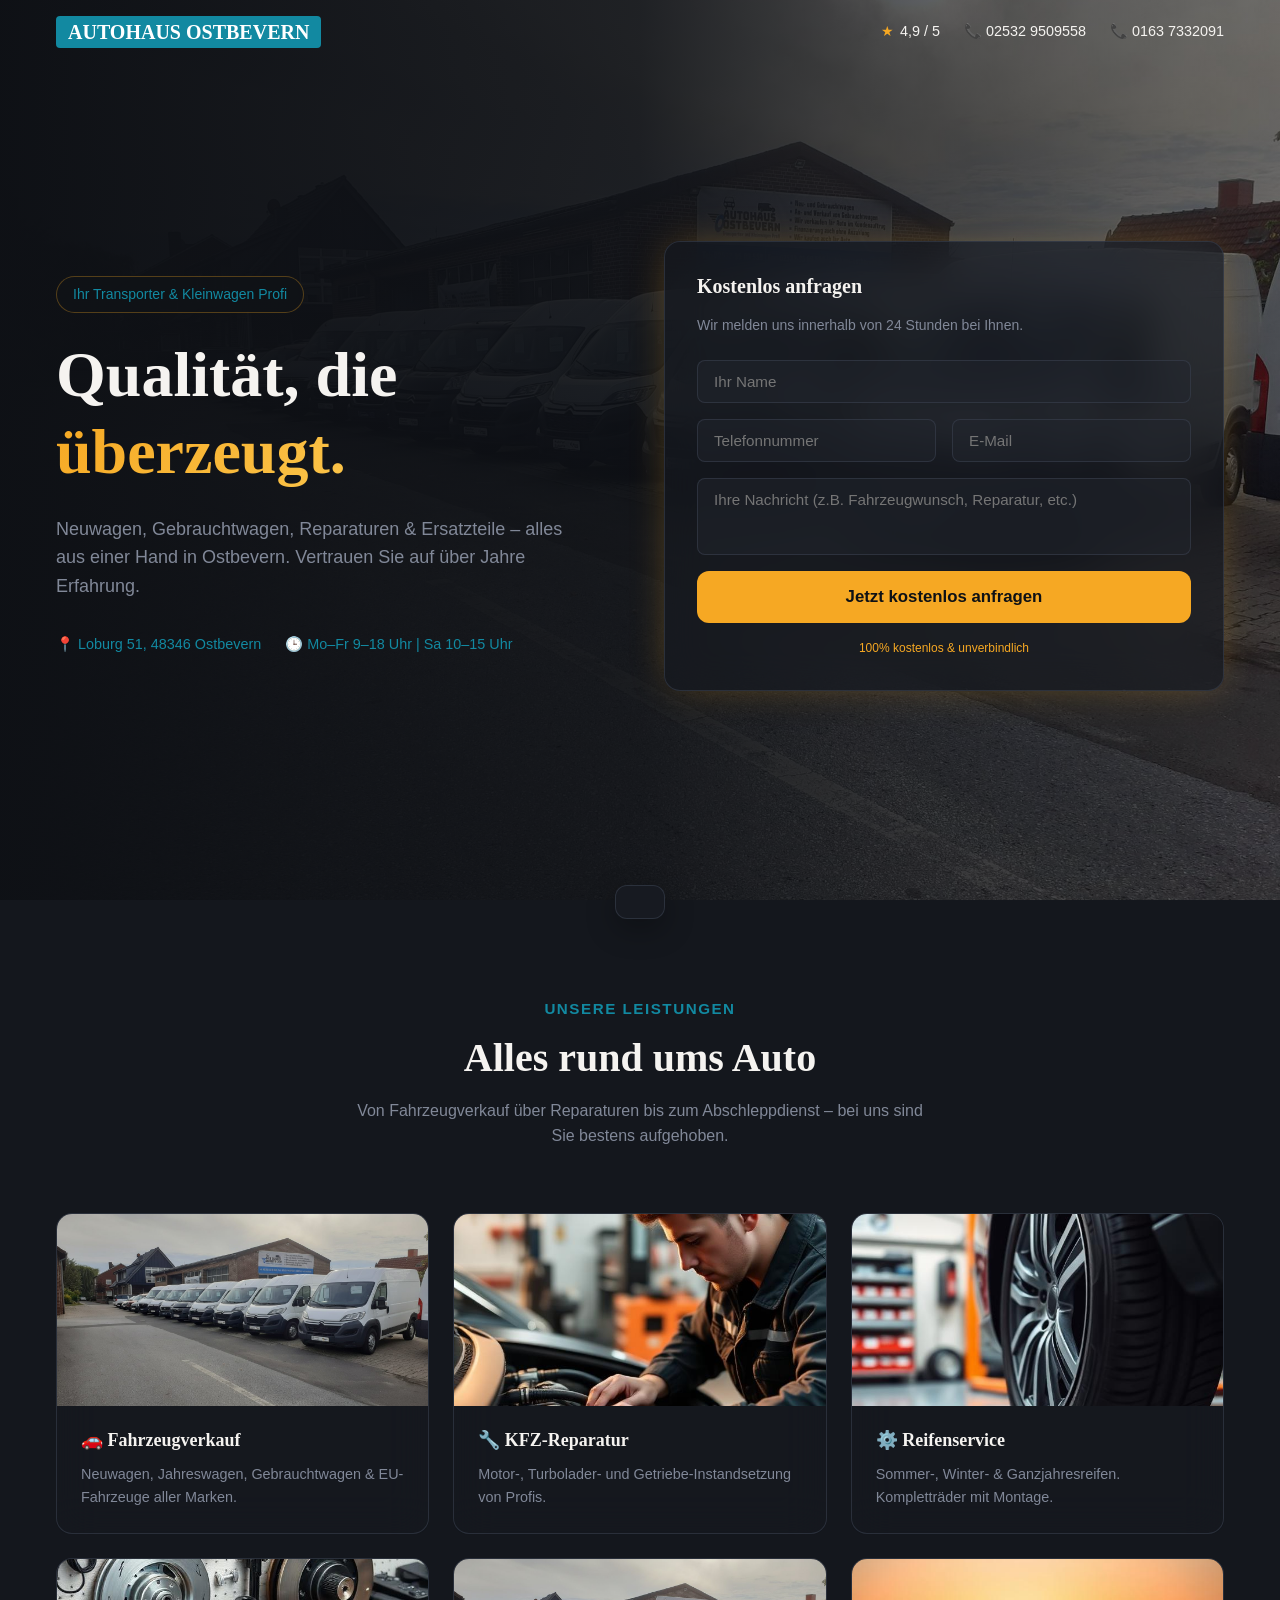
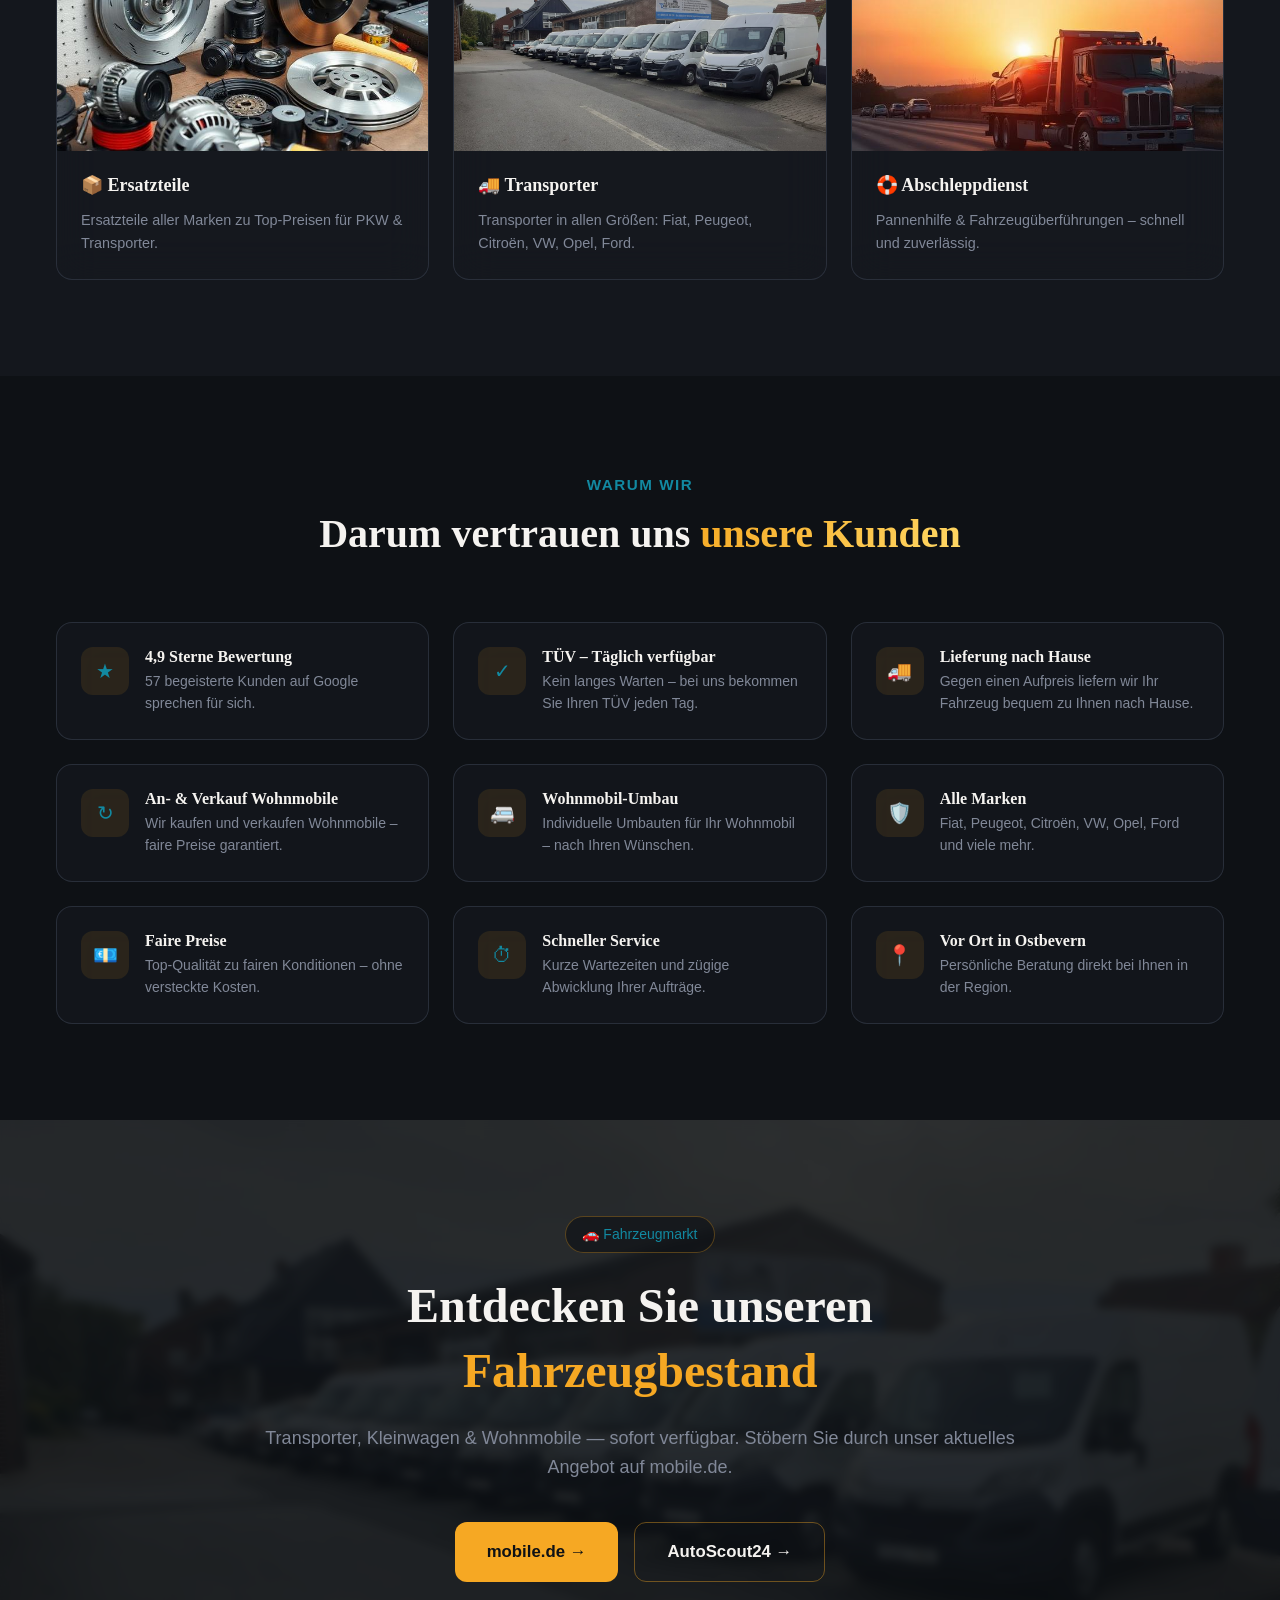
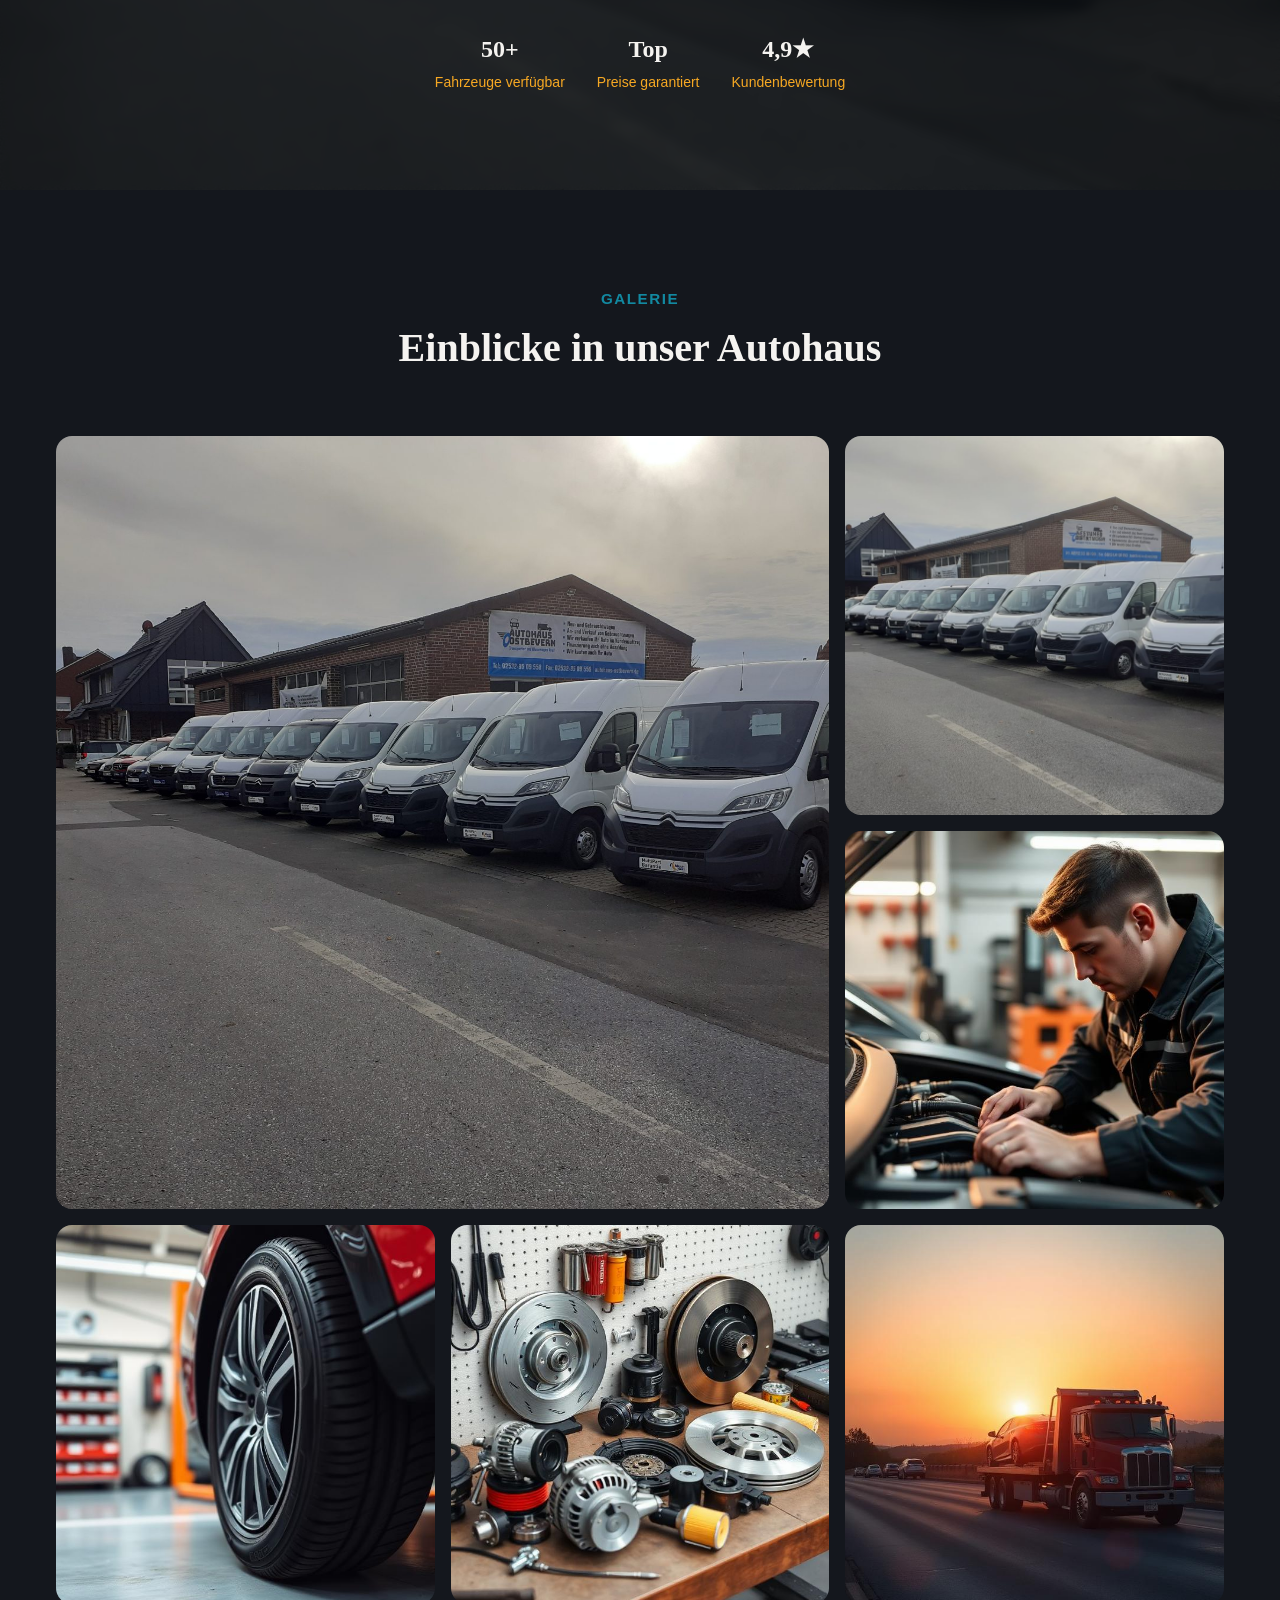
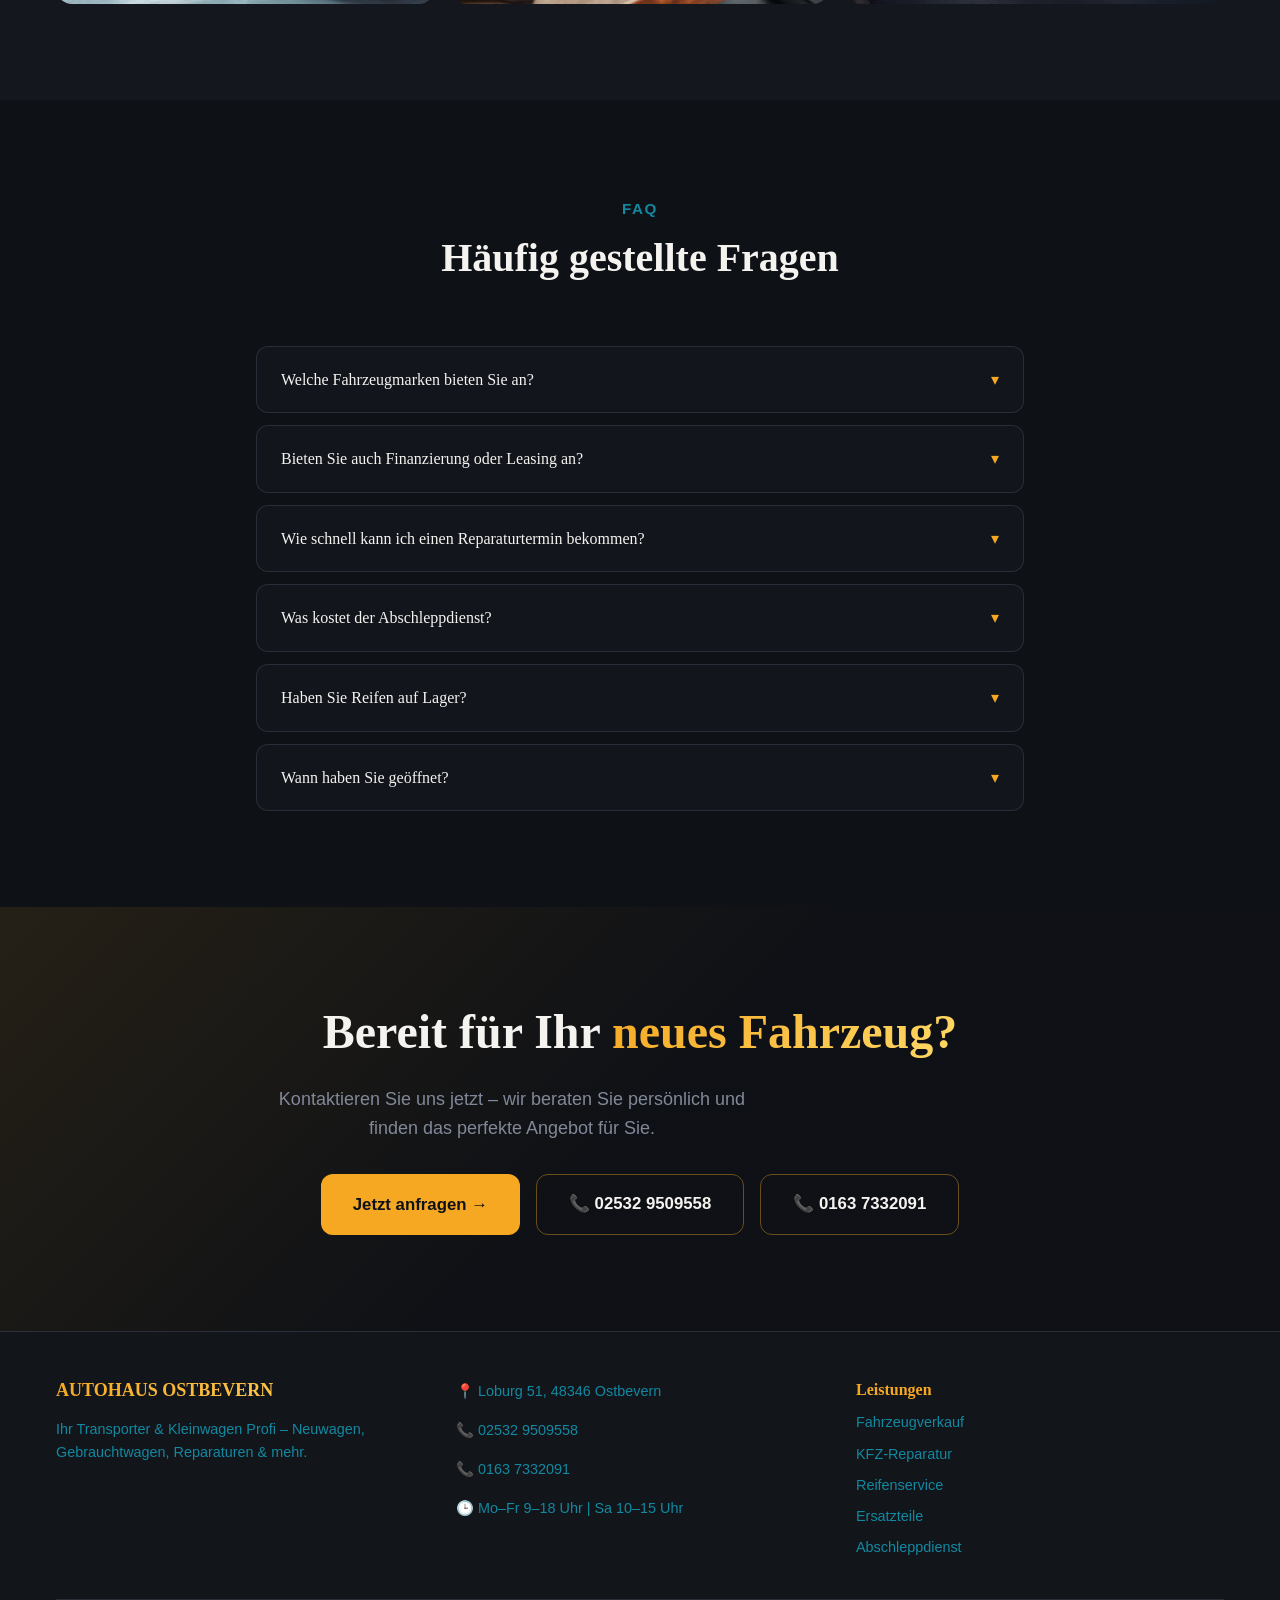
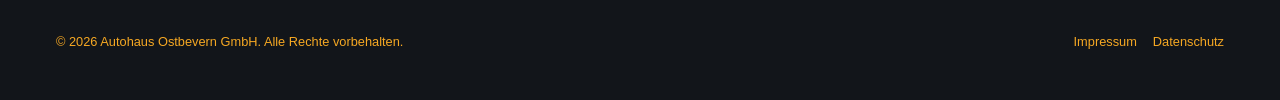
<file: index.html>
<!doctype html>
<html lang="de">
<head>
  <meta charset="UTF-8" />
  <meta name="viewport" content="width=device-width, initial-scale=1.0" />
  <title>Autohaus Ostbevern | KFZ-Meisterbetrieb, Transporter & Kleinwagen</title>
  <meta name="description" content="Autohaus Ostbevern – Ihr KFZ-Meisterbetrieb in Ostbevern. Transporter, Kleinwagen, Wohnmobile, Reparatur, Reifenservice & Abschleppdienst. ☎ 02532 9509558" />
  <meta name="author" content="Autohaus Ostbevern GmbH" />
  <meta name="robots" content="index, follow" />

  <meta property="og:type" content="website" />
  <meta property="og:title" content="Autohaus Ostbevern | KFZ-Meisterbetrieb & Fahrzeughandel" />
  <meta property="og:description" content="Transporter, Kleinwagen & Wohnmobile – Verkauf, Reparatur, Reifenservice & Abschleppdienst in Ostbevern." />
  <meta property="og:image" content="assets/hero-bg.jpg" />
  <meta property="og:locale" content="de_DE" />

  <link rel="stylesheet" href="style.css" />
</head>
<body>
  <main>
    <!-- HERO -->
    <section class="hero">
      <div class="hero-bg">
        <img src="hero-bg.jpg" alt="Autohaus Ostbevern Showroom" />
        <div class="hero-overlay"></div>
      </div>

      <div class="topbar">
        <div class="container topbar-inner">
          <h2 class="brand">AUTOHAUS OSTBEVERN</h2>
          <div class="topbar-info">
            <span class="info-item"><span class="star">★</span> 4,9 / 5</span>
            <a href="tel:025329509558" class="info-item">📞 02532 9509558</a>
            <a href="tel:01637332091" class="info-item">📞 0163 7332091</a>
          </div>
        </div>
      </div>

      <div class="container hero-content">
        <div class="hero-grid">
          <div class="hero-text">
            <span class="badge">Ihr Transporter & Kleinwagen Profi</span>
            <h1>Qualität, die <span class="text-gradient">überzeugt.</span></h1>
            <p class="lead">
              Neuwagen, Gebrauchtwagen, Reparaturen & Ersatzteile – alles aus einer Hand in Ostbevern.
              Vertrauen Sie auf über Jahre Erfahrung.
            </p>
            <div class="hero-meta">
              <span>📍 Loburg 51, 48346 Ostbevern</span>
              <span>🕒 Mo–Fr 9–18 Uhr | Sa 10–15 Uhr</span>
            </div>
          </div>

          <form class="contact-form glass" id="contact-form">
            <h3>Kostenlos anfragen</h3>
            <p class="form-sub">Wir melden uns innerhalb von 24 Stunden bei Ihnen.</p>
            <input type="text" name="name" placeholder="Ihr Name" required />
            <div class="form-row">
              <input type="tel" name="phone" placeholder="Telefonnummer" required />
              <input type="email" name="email" placeholder="E-Mail" />
            </div>
            <textarea name="message" placeholder="Ihre Nachricht (z.B. Fahrzeugwunsch, Reparatur, etc.)" rows="3" required></textarea>
            <button type="submit" class="btn btn-primary btn-lg btn-block">Jetzt kostenlos anfragen</button>
            <p class="form-note">100% kostenlos & unverbindlich</p>
          </form>
        </div>
      </div>
    </section>

    <!-- SERVICES -->
    <section id="services" class="section section-alt">
      <div class="container">
        <div class="section-head">
          <span class="eyebrow">Unsere Leistungen</span>
          <h2>Alles rund ums Auto</h2>
          <p>Von Fahrzeugverkauf über Reparaturen bis zum Abschleppdienst – bei uns sind Sie bestens aufgehoben.</p>
        </div>
        <div class="grid-3">
          <article class="card glass">
            <div class="card-img"><img src="transporter.jpg" alt="Fahrzeugverkauf" /></div>
            <div class="card-body"><h3>🚗 Fahrzeugverkauf</h3><p>Neuwagen, Jahreswagen, Gebrauchtwagen & EU-Fahrzeuge aller Marken.</p></div>
          </article>
          <article class="card glass">
            <div class="card-img"><img src="service-repair.jpg" alt="KFZ-Reparatur" /></div>
            <div class="card-body"><h3>🔧 KFZ-Reparatur</h3><p>Motor-, Turbolader- und Getriebe-Instandsetzung von Profis.</p></div>
          </article>
          <article class="card glass">
            <div class="card-img"><img src="tires.jpg" alt="Reifenservice" /></div>
            <div class="card-body"><h3>⚙️ Reifenservice</h3><p>Sommer-, Winter- & Ganzjahresreifen. Kompletträder mit Montage.</p></div>
          </article>
          <article class="card glass">
            <div class="card-img"><img src="parts.jpg" alt="Ersatzteile" /></div>
            <div class="card-body"><h3>📦 Ersatzteile</h3><p>Ersatzteile aller Marken zu Top-Preisen für PKW & Transporter.</p></div>
          </article>
          <article class="card glass">
            <div class="card-img"><img src="transporter.jpg" alt="Transporter" /></div>
            <div class="card-body"><h3>🚚 Transporter</h3><p>Transporter in allen Größen: Fiat, Peugeot, Citroën, VW, Opel, Ford.</p></div>
          </article>
          <article class="card glass">
            <div class="card-img"><img src="towing.jpg" alt="Abschleppdienst" /></div>
            <div class="card-body"><h3>🛟 Abschleppdienst</h3><p>Pannenhilfe & Fahrzeugüberführungen – schnell und zuverlässig.</p></div>
          </article>
        </div>
      </div>
    </section>

    <!-- WHY US -->
    <section id="why-us" class="section">
      <div class="container">
        <div class="section-head">
          <span class="eyebrow">Warum wir</span>
          <h2>Darum vertrauen uns <span class="text-gradient">unsere Kunden</span></h2>
        </div>
        <div class="grid-3">
          <div class="reason glass"><div class="reason-icon">★</div><div><h3>4,9 Sterne Bewertung</h3><p>57 begeisterte Kunden auf Google sprechen für sich.</p></div></div>
          <div class="reason glass"><div class="reason-icon">✓</div><div><h3>TÜV – Täglich verfügbar</h3><p>Kein langes Warten – bei uns bekommen Sie Ihren TÜV jeden Tag.</p></div></div>
          <div class="reason glass"><div class="reason-icon">🚚</div><div><h3>Lieferung nach Hause</h3><p>Gegen einen Aufpreis liefern wir Ihr Fahrzeug bequem zu Ihnen nach Hause.</p></div></div>
          <div class="reason glass"><div class="reason-icon">↻</div><div><h3>An- & Verkauf Wohnmobile</h3><p>Wir kaufen und verkaufen Wohnmobile – faire Preise garantiert.</p></div></div>
          <div class="reason glass"><div class="reason-icon">🚐</div><div><h3>Wohnmobil-Umbau</h3><p>Individuelle Umbauten für Ihr Wohnmobil – nach Ihren Wünschen.</p></div></div>
          <div class="reason glass"><div class="reason-icon">🛡️</div><div><h3>Alle Marken</h3><p>Fiat, Peugeot, Citroën, VW, Opel, Ford und viele mehr.</p></div></div>
          <div class="reason glass"><div class="reason-icon">💶</div><div><h3>Faire Preise</h3><p>Top-Qualität zu fairen Konditionen – ohne versteckte Kosten.</p></div></div>
          <div class="reason glass"><div class="reason-icon">⏱</div><div><h3>Schneller Service</h3><p>Kurze Wartezeiten und zügige Abwicklung Ihrer Aufträge.</p></div></div>
          <div class="reason glass"><div class="reason-icon">📍</div><div><h3>Vor Ort in Ostbevern</h3><p>Persönliche Beratung direkt bei Ihnen in der Region.</p></div></div>
        </div>
      </div>
    </section>

    <!-- VEHICLES CTA -->
    <section class="vehicles">
      <div class="vehicles-bg"><img src="transporter.jpg" alt="Fahrzeugbestand" /><div class="vehicles-overlay"></div></div>
      <div class="container vehicles-content">
        <span class="badge"><span>🚗</span> Fahrzeugmarkt</span>
        <h2>Entdecken Sie unseren <span class="text-primary">Fahrzeugbestand</span></h2>
        <p class="lead-center">Transporter, Kleinwagen & Wohnmobile — sofort verfügbar. Stöbern Sie durch unser aktuelles Angebot auf mobile.de.</p>
        <div class="cta-buttons">
          <a href="https://home.mobile.de/AUTOHAUSOSTBEVERN" target="_blank" rel="noopener noreferrer" class="btn btn-primary btn-lg">mobile.de →</a>
          <a href="https://www.autoscout24.de/haendler/autohaus-ostbevern" target="_blank" rel="noopener noreferrer" class="btn btn-outline btn-lg">AutoScout24 →</a>
        </div>
        <div class="stats">
          <div><strong>50+</strong><span>Fahrzeuge verfügbar</span></div>
          <div><strong>Top</strong><span>Preise garantiert</span></div>
          <div><strong>4,9★</strong><span>Kundenbewertung</span></div>
        </div>
      </div>
    </section>

    <!-- GALLERY -->
    <section id="gallery" class="section section-alt">
      <div class="container">
        <div class="section-head">
          <span class="eyebrow">Galerie</span>
          <h2>Einblicke in unser Autohaus</h2>
        </div>
        <div class="gallery">
          <div class="gallery-item gallery-large"><img src="hero-bg.jpg" alt="Autohaus Ostbevern Außenansicht" /></div>
          <div class="gallery-item"><img src="transporter.jpg" alt="Transporter Bestand" /></div>
          <div class="gallery-item"><img src="service-repair.jpg" alt="KFZ Werkstatt" /></div>
          <div class="gallery-item"><img src="tires.jpg" alt="Reifenservice" /></div>
          <div class="gallery-item"><img src="parts.jpg" alt="Ersatzteile" /></div>
          <div class="gallery-item"><img src="towing.jpg" alt="Abschleppdienst" /></div>
        </div>
      </div>
    </section>

    <!-- FAQ -->
    <section id="faq" class="section">
      <div class="container container-narrow">
        <div class="section-head">
          <span class="eyebrow">FAQ</span>
          <h2>Häufig gestellte Fragen</h2>
        </div>
        <div class="faq">
          <details class="faq-item glass"><summary>Welche Fahrzeugmarken bieten Sie an?</summary><p>Wir führen Fahrzeuge und Transporter von Fiat, Peugeot, Citroën, VW, Opel, Ford und weiteren Marken – als Neuwagen, Jahreswagen, Gebrauchtwagen oder EU-Fahrzeuge. Dank unserer ausgebauten logistischen Struktur ist jedes Auto auf Bestellung verfügbar.</p></details>
          <details class="faq-item glass"><summary>Bieten Sie auch Finanzierung oder Leasing an?</summary><p>Ja, wir bieten flexible Finanzierungs- und Leasingoptionen an – auch ohne Anzahlung möglich. Kontaktieren Sie uns für ein individuelles Angebot.</p></details>
          <details class="faq-item glass"><summary>Wie schnell kann ich einen Reparaturtermin bekommen?</summary><p>Sofort! Bei uns gibt es keine langen Wartezeiten. Kommen Sie einfach vorbei – wir kümmern uns direkt um Ihr Fahrzeug.</p></details>
          <details class="faq-item glass"><summary>Was kostet der Abschleppdienst?</summary><p>Wir bieten transparente Festpreise für unseren Abschleppdienst und Überführungen. Kontaktieren Sie uns für ein genaues Angebot.</p></details>
          <details class="faq-item glass"><summary>Haben Sie Reifen auf Lager?</summary><p>Ja, wir führen Sommer-, Winter- und Ganzjahresreifen sowie Kompletträder aller Größen und Marken zu Top-Preisen – mit und ohne Montage.</p></details>
          <details class="faq-item glass"><summary>Wann haben Sie geöffnet?</summary><p>Montag bis Freitag von 9:00 bis 18:00 Uhr, Samstag von 10:00 bis 15:00 Uhr. Sonntags geschlossen.</p></details>
        </div>
      </div>
    </section>

    <!-- CTA -->
    <section class="section cta-section">
      <div class="container container-narrow text-center">
        <h2>Bereit für Ihr <span class="text-gradient">neues Fahrzeug?</span></h2>
        <p class="lead">Kontaktieren Sie uns jetzt – wir beraten Sie persönlich und finden das perfekte Angebot für Sie.</p>
        <div class="cta-buttons">
          <button class="btn btn-primary btn-lg" id="scroll-top-btn">Jetzt anfragen →</button>
          <a href="tel:025329509558" class="btn btn-outline btn-lg">📞 02532 9509558</a>
          <a href="tel:01637332091" class="btn btn-outline btn-lg">📞 0163 7332091</a>
        </div>
      </div>
    </section>

    <!-- FOOTER -->
    <footer class="footer">
      <div class="container">
        <div class="footer-grid">
          <div>
            <h3 class="text-gradient">AUTOHAUS OSTBEVERN</h3>
            <p>Ihr Transporter & Kleinwagen Profi – Neuwagen, Gebrauchtwagen, Reparaturen & mehr.</p>
          </div>
          <div class="footer-info">
            <div>📍 Loburg 51, 48346 Ostbevern</div>
            <div>📞 02532 9509558</div>
            <div>📞 0163 7332091</div>
            <div>🕒 Mo–Fr 9–18 Uhr | Sa 10–15 Uhr</div>
          </div>
          <div>
            <h4>Leistungen</h4>
            <ul>
              <li>Fahrzeugverkauf</li>
              <li>KFZ-Reparatur</li>
              <li>Reifenservice</li>
              <li>Ersatzteile</li>
              <li>Abschleppdienst</li>
            </ul>
          </div>
        </div>
        <div class="footer-bottom">
          <span id="copyright">© Autohaus Ostbevern GmbH. Alle Rechte vorbehalten.</span>
          <div class="footer-links">
            <a href="impressum.html">Impressum</a>
            <a href="datenschutz.html">Datenschutz</a>
          </div>
        </div>
      </div>
    </footer>
  </main>

  <div id="toast" class="toast" role="status" aria-live="polite"></div>

  <script src="script.js"></script>
</body>
</html>
</file>
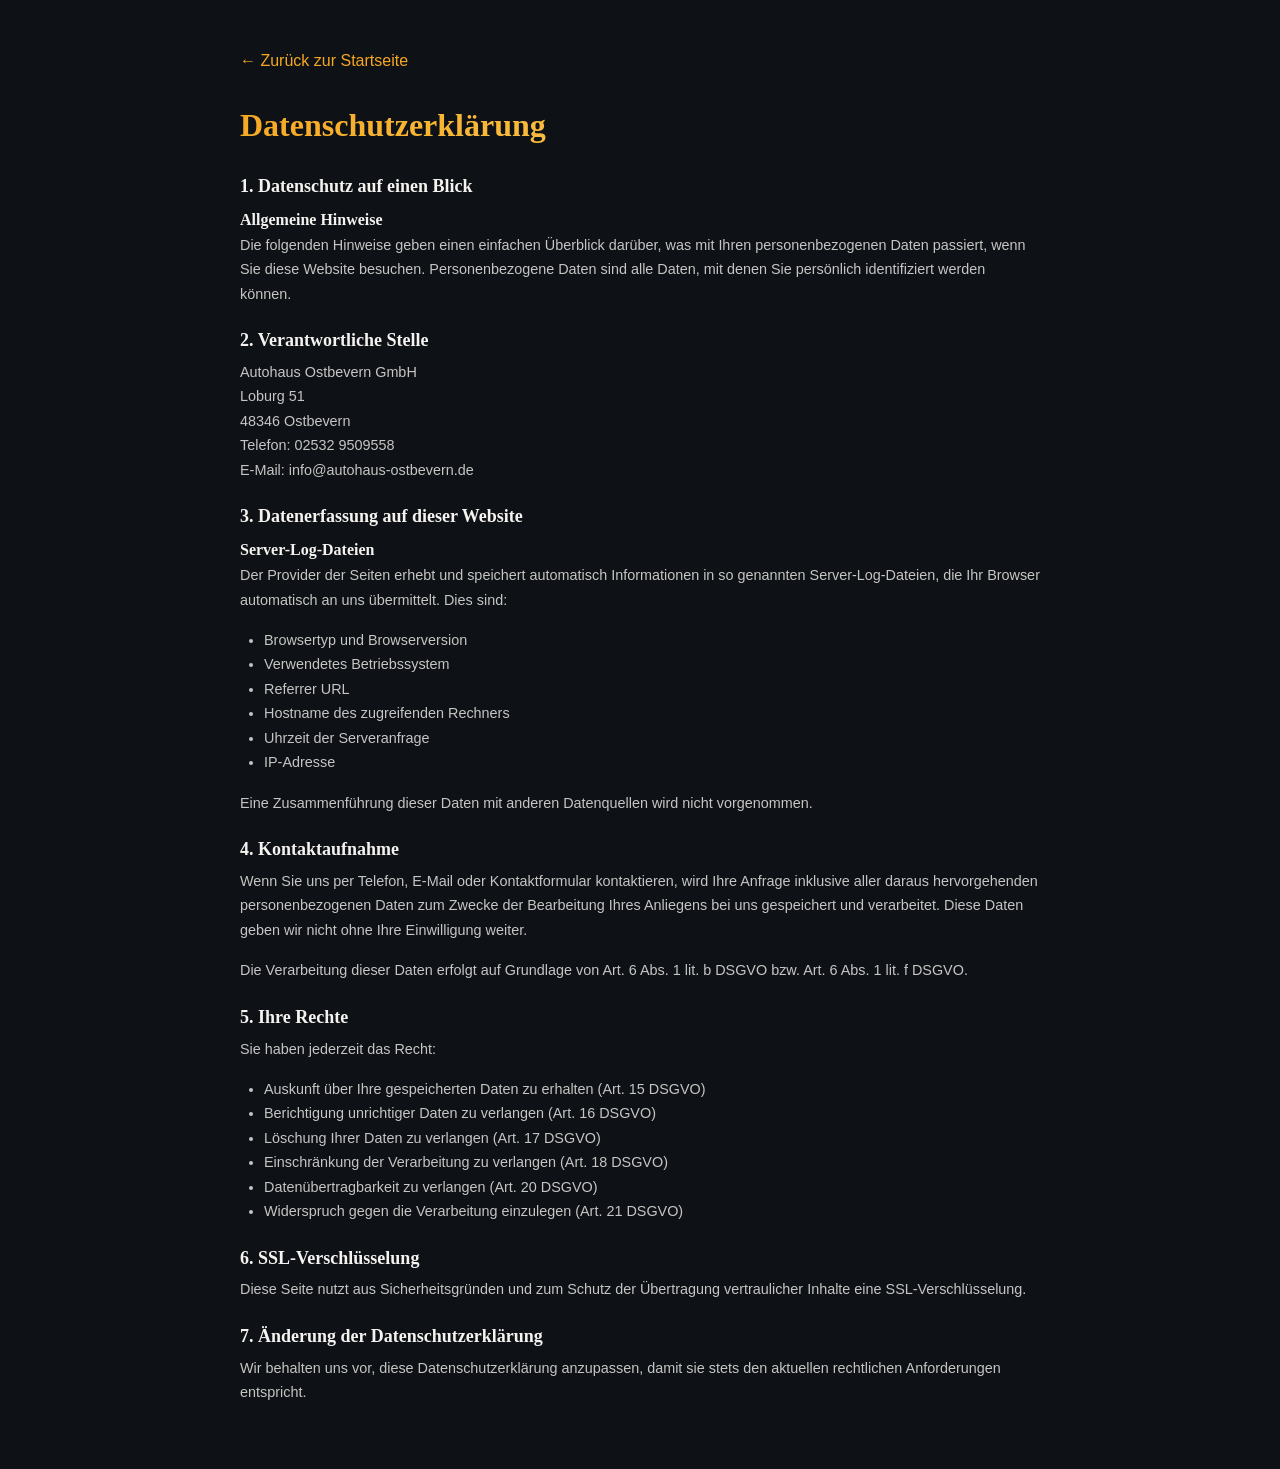
<file: datenschutz.html>
<!doctype html>
<html lang="de">
<head>
  <meta charset="UTF-8" />
  <meta name="viewport" content="width=device-width, initial-scale=1.0" />
  <title>Datenschutzerklärung | Autohaus Ostbevern</title>
  <meta name="description" content="Datenschutzerklärung des Autohaus Ostbevern GmbH." />
  <link rel="stylesheet" href="style.css" />
</head>
<body>
  <main>
    <div class="container legal">
      <a href="index.html" class="back-link">← Zurück zur Startseite</a>
      <h1 class="text-gradient">Datenschutzerklärung</h1>

      <h2>1. Datenschutz auf einen Blick</h2>
      <h3>Allgemeine Hinweise</h3>
      <p>Die folgenden Hinweise geben einen einfachen Überblick darüber, was mit Ihren personenbezogenen Daten passiert, wenn Sie diese Website besuchen. Personenbezogene Daten sind alle Daten, mit denen Sie persönlich identifiziert werden können.</p>

      <h2>2. Verantwortliche Stelle</h2>
      <p>Autohaus Ostbevern GmbH<br />Loburg 51<br />48346 Ostbevern<br />Telefon: 02532 9509558<br />E-Mail: info@autohaus-ostbevern.de</p>

      <h2>3. Datenerfassung auf dieser Website</h2>
      <h3>Server-Log-Dateien</h3>
      <p>Der Provider der Seiten erhebt und speichert automatisch Informationen in so genannten Server-Log-Dateien, die Ihr Browser automatisch an uns übermittelt. Dies sind:</p>
      <ul>
        <li>Browsertyp und Browserversion</li>
        <li>Verwendetes Betriebssystem</li>
        <li>Referrer URL</li>
        <li>Hostname des zugreifenden Rechners</li>
        <li>Uhrzeit der Serveranfrage</li>
        <li>IP-Adresse</li>
      </ul>
      <p>Eine Zusammenführung dieser Daten mit anderen Datenquellen wird nicht vorgenommen.</p>

      <h2>4. Kontaktaufnahme</h2>
      <p>Wenn Sie uns per Telefon, E-Mail oder Kontaktformular kontaktieren, wird Ihre Anfrage inklusive aller daraus hervorgehenden personenbezogenen Daten zum Zwecke der Bearbeitung Ihres Anliegens bei uns gespeichert und verarbeitet. Diese Daten geben wir nicht ohne Ihre Einwilligung weiter.</p>
      <p>Die Verarbeitung dieser Daten erfolgt auf Grundlage von Art. 6 Abs. 1 lit. b DSGVO bzw. Art. 6 Abs. 1 lit. f DSGVO.</p>

      <h2>5. Ihre Rechte</h2>
      <p>Sie haben jederzeit das Recht:</p>
      <ul>
        <li>Auskunft über Ihre gespeicherten Daten zu erhalten (Art. 15 DSGVO)</li>
        <li>Berichtigung unrichtiger Daten zu verlangen (Art. 16 DSGVO)</li>
        <li>Löschung Ihrer Daten zu verlangen (Art. 17 DSGVO)</li>
        <li>Einschränkung der Verarbeitung zu verlangen (Art. 18 DSGVO)</li>
        <li>Datenübertragbarkeit zu verlangen (Art. 20 DSGVO)</li>
        <li>Widerspruch gegen die Verarbeitung einzulegen (Art. 21 DSGVO)</li>
      </ul>

      <h2>6. SSL-Verschlüsselung</h2>
      <p>Diese Seite nutzt aus Sicherheitsgründen und zum Schutz der Übertragung vertraulicher Inhalte eine SSL-Verschlüsselung.</p>

      <h2>7. Änderung der Datenschutzerklärung</h2>
      <p>Wir behalten uns vor, diese Datenschutzerklärung anzupassen, damit sie stets den aktuellen rechtlichen Anforderungen entspricht.</p>
    </div>
  </main>
</body>
</html>
</file>
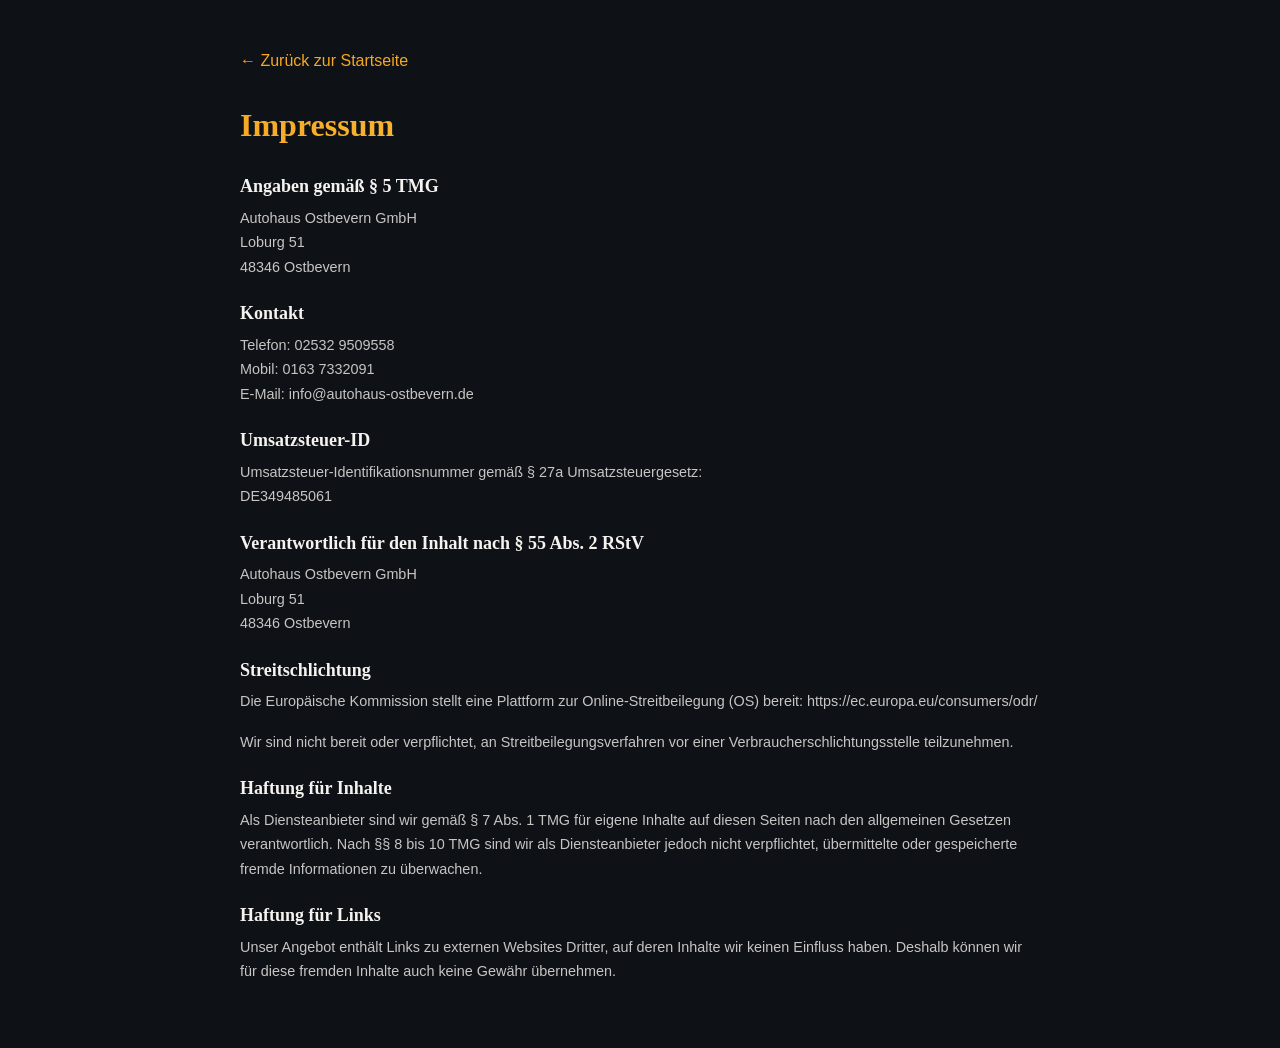
<file: impressum.html>
<!doctype html>
<html lang="de">
<head>
  <meta charset="UTF-8" />
  <meta name="viewport" content="width=device-width, initial-scale=1.0" />
  <title>Impressum | Autohaus Ostbevern</title>
  <meta name="description" content="Impressum des Autohaus Ostbevern GmbH." />
  <link rel="stylesheet" href="style.css" />
</head>
<body>
  <main>
    <div class="container legal">
      <a href="index.html" class="back-link">← Zurück zur Startseite</a>
      <h1 class="text-gradient">Impressum</h1>

      <h2>Angaben gemäß § 5 TMG</h2>
      <p>Autohaus Ostbevern GmbH<br />Loburg 51<br />48346 Ostbevern</p>

      <h2>Kontakt</h2>
      <p>Telefon: 02532 9509558<br />Mobil: 0163 7332091<br />E-Mail: info@autohaus-ostbevern.de</p>

      <h2>Umsatzsteuer-ID</h2>
      <p>Umsatzsteuer-Identifikationsnummer gemäß § 27a Umsatzsteuergesetz:<br />DE349485061</p>

      <h2>Verantwortlich für den Inhalt nach § 55 Abs. 2 RStV</h2>
      <p>Autohaus Ostbevern GmbH<br />Loburg 51<br />48346 Ostbevern</p>

      <h2>Streitschlichtung</h2>
      <p>Die Europäische Kommission stellt eine Plattform zur Online-Streitbeilegung (OS) bereit:
        <a href="https://ec.europa.eu/consumers/odr/" target="_blank" rel="noopener noreferrer">https://ec.europa.eu/consumers/odr/</a>
      </p>
      <p>Wir sind nicht bereit oder verpflichtet, an Streitbeilegungsverfahren vor einer Verbraucherschlichtungsstelle teilzunehmen.</p>

      <h2>Haftung für Inhalte</h2>
      <p>Als Diensteanbieter sind wir gemäß § 7 Abs. 1 TMG für eigene Inhalte auf diesen Seiten nach den allgemeinen Gesetzen verantwortlich. Nach §§ 8 bis 10 TMG sind wir als Diensteanbieter jedoch nicht verpflichtet, übermittelte oder gespeicherte fremde Informationen zu überwachen.</p>

      <h2>Haftung für Links</h2>
      <p>Unser Angebot enthält Links zu externen Websites Dritter, auf deren Inhalte wir keinen Einfluss haben. Deshalb können wir für diese fremden Inhalte auch keine Gewähr übernehmen.</p>
    </div>
  </main>
</body>
</html>
</file>
<file: style.css>
/* ===== Design Tokens ===== */
:root {
  --bg: hsl(220, 20%, 7%);
  --fg: hsl(40, 20%, 95%);
  --card: hsl(220, 18%, 11%);
  --muted: hsl(220, 10%, 55%);
  --border: hsla(220, 15%, 30%, 0.5);
  --primary: hsl(38, 92%, 55%);
  --primary-fg: hsl(220, 20%, 7%);
  --secondary: hsl(220, 15%, 16%);
  --cyan: hsl(190, 80%, 35%);
  --radius: 0.75rem;
  --container: 1200px;
}

* { box-sizing: border-box; margin: 0; padding: 0; }

html { scroll-behavior: smooth; }

body {
  background: var(--bg);
  color: var(--fg);
  font-family: 'Helvetica Neue', Arial, sans-serif;
  line-height: 1.6;
  -webkit-font-smoothing: antialiased;
}

h1, h2, h3, h4 {
  font-family: Georgia, 'Times New Roman', serif;
  font-weight: 700;
  line-height: 1.2;
}

a { color: inherit; text-decoration: none; }
img { max-width: 100%; display: block; }

.container { max-width: var(--container); margin: 0 auto; padding: 0 1rem; }
.container-narrow { max-width: 800px; }
.text-center { text-align: center; }
.text-gradient {
  background: linear-gradient(135deg, hsl(38, 92%, 55%), hsl(45, 100%, 70%));
  -webkit-background-clip: text;
  background-clip: text;
  color: transparent;
}
.text-primary { color: var(--primary); }

.glass {
  background: hsla(220, 18%, 11%, 0.6);
  backdrop-filter: blur(20px);
  -webkit-backdrop-filter: blur(20px);
  border: 1px solid var(--border);
}

.badge {
  display: inline-block;
  padding: 0.4rem 1rem;
  border-radius: 999px;
  border: 1px solid hsla(38, 92%, 55%, 0.3);
  font-size: 0.875rem;
  font-weight: 500;
  color: var(--cyan);
  background: hsla(220, 15%, 8%, 0.7);
  margin-bottom: 1.5rem;
}

.eyebrow {
  display: inline-block;
  font-weight: 600;
  text-transform: uppercase;
  letter-spacing: 0.1em;
  color: var(--cyan);
  font-size: 0.95rem;
}

/* ===== Buttons ===== */
.btn {
  display: inline-flex;
  align-items: center;
  justify-content: center;
  gap: 0.5rem;
  padding: 0.75rem 1.5rem;
  border-radius: var(--radius);
  font-weight: 600;
  font-size: 0.95rem;
  cursor: pointer;
  border: none;
  transition: all 0.2s;
  text-align: center;
}
.btn-primary { background: var(--primary); color: var(--primary-fg); }
.btn-primary:hover { background: hsl(38, 92%, 50%); transform: translateY(-1px); }
.btn-outline {
  background: transparent;
  border: 1px solid hsla(38, 92%, 55%, 0.4);
  color: var(--fg);
}
.btn-outline:hover { background: var(--primary); color: var(--primary-fg); }
.btn-lg { padding: 1rem 2rem; font-size: 1.05rem; }
.btn-block { width: 100%; }
.btn:disabled { opacity: 0.6; cursor: not-allowed; }

/* ===== Hero ===== */
.hero {
  position: relative;
  min-height: 100vh;
  display: flex;
  align-items: center;
  overflow: hidden;
}
.hero-bg { position: absolute; inset: 0; z-index: 0; }
.hero-bg img { width: 100%; height: 100%; object-fit: cover; }
.hero-overlay {
  position: absolute; inset: 0;
  background: linear-gradient(to right, var(--bg), hsla(220, 20%, 7%, 0.9), hsla(220, 20%, 7%, 0.4));
}

.topbar {
  position: absolute;
  top: 0; left: 0; right: 0;
  z-index: 20;
  padding: 1rem 0;
}
.topbar-inner {
  display: flex;
  align-items: center;
  justify-content: space-between;
  flex-wrap: wrap;
  gap: 1rem;
}
.brand {
  font-size: 1.25rem;
  font-weight: 700;
  background: var(--cyan);
  color: white;
  padding: 0.25rem 0.75rem;
  border-radius: 4px;
}
.topbar-info { display: flex; gap: 1.5rem; font-size: 0.9rem; flex-wrap: wrap; }
.info-item { color: var(--fg); display: inline-flex; gap: 0.4rem; align-items: center; }
.star { color: var(--primary); }

.hero-content { position: relative; z-index: 10; padding: 6rem 1rem 4rem; width: 100%; }
.hero-grid { display: grid; grid-template-columns: 1fr; gap: 3rem; align-items: center; }
@media (min-width: 1024px) { .hero-grid { grid-template-columns: 1fr 1fr; } }

.hero-text h1 {
  font-size: clamp(2.5rem, 6vw, 4rem);
  margin-bottom: 1.5rem;
}
.hero-text h1 .text-gradient { display: block; }
.lead { font-size: 1.125rem; color: var(--muted); margin-bottom: 2rem; max-width: 32rem; }
.hero-meta { display: flex; flex-wrap: wrap; gap: 1.5rem; font-size: 0.9rem; color: var(--cyan); }

/* ===== Contact Form ===== */
.contact-form {
  border-radius: 1rem;
  padding: 2rem;
  display: flex;
  flex-direction: column;
  gap: 1rem;
  box-shadow: 0 0 40px -10px hsla(38, 92%, 55%, 0.4);
}
.contact-form h3 { font-size: 1.25rem; }
.form-sub { font-size: 0.875rem; color: var(--muted); margin-bottom: 0.5rem; }
.form-row { display: grid; grid-template-columns: 1fr 1fr; gap: 1rem; }
.contact-form input, .contact-form textarea {
  background: hsla(220, 15%, 16%, 0.5);
  border: 1px solid var(--border);
  color: var(--fg);
  padding: 0.75rem 1rem;
  border-radius: 0.5rem;
  font-size: 0.95rem;
  font-family: inherit;
  width: 100%;
  resize: none;
}
.contact-form input:focus, .contact-form textarea:focus {
  outline: none;
  border-color: var(--primary);
}
.form-note { text-align: center; font-size: 0.75rem; color: var(--primary); }

/* ===== Sections ===== */
.section { padding: 6rem 0; }
.section-alt { background: hsla(220, 15%, 16%, 0.3); }
.section-head { text-align: center; margin-bottom: 4rem; }
.section-head h2 { font-size: clamp(1.75rem, 4vw, 2.5rem); margin-top: 0.75rem; }
.section-head p { color: var(--muted); margin-top: 1rem; max-width: 36rem; margin-left: auto; margin-right: auto; }

/* ===== Grids ===== */
.grid-3 {
  display: grid;
  grid-template-columns: 1fr;
  gap: 1.5rem;
}
@media (min-width: 768px) { .grid-3 { grid-template-columns: 1fr 1fr; } }
@media (min-width: 1024px) { .grid-3 { grid-template-columns: 1fr 1fr 1fr; } }

/* ===== Service Cards ===== */
.card { border-radius: 1rem; overflow: hidden; transition: border-color 0.3s; }
.card:hover { border-color: hsla(38, 92%, 55%, 0.4); }
.card-img { height: 12rem; overflow: hidden; }
.card-img img { width: 100%; height: 100%; object-fit: cover; transition: transform 0.5s; }
.card:hover .card-img img { transform: scale(1.05); }
.card-body { padding: 1.5rem; }
.card-body h3 { font-size: 1.125rem; margin-bottom: 0.75rem; }
.card-body p { font-size: 0.9rem; color: var(--muted); }

/* ===== Why Us ===== */
.reason {
  display: flex;
  gap: 1rem;
  padding: 1.5rem;
  border-radius: 1rem;
  transition: border-color 0.2s;
}
.reason:hover { border-color: hsla(38, 92%, 55%, 0.3); }
.reason-icon {
  width: 3rem; height: 3rem;
  flex-shrink: 0;
  border-radius: 0.75rem;
  background: hsla(38, 92%, 55%, 0.1);
  display: flex; align-items: center; justify-content: center;
  color: var(--cyan);
  font-size: 1.25rem;
}
.reason h3 { font-size: 1rem; margin-bottom: 0.25rem; }
.reason p { font-size: 0.875rem; color: var(--muted); }

/* ===== Vehicles CTA ===== */
.vehicles { position: relative; padding: 6rem 0; overflow: hidden; }
.vehicles-bg { position: absolute; inset: 0; }
.vehicles-bg img { width: 100%; height: 100%; object-fit: cover; }
.vehicles-overlay {
  position: absolute; inset: 0;
  background: hsla(220, 20%, 7%, 0.85);
  backdrop-filter: blur(4px);
}
.vehicles-content { position: relative; z-index: 10; max-width: 800px; margin: 0 auto; text-align: center; }
.vehicles-content h2 { font-size: clamp(2rem, 5vw, 3rem); margin-bottom: 1.5rem; }
.vehicles-content h2 .text-primary { display: block; margin-top: 0.5rem; }
.lead-center { font-size: 1.125rem; color: var(--muted); margin-bottom: 2.5rem; }
.cta-buttons { display: flex; flex-wrap: wrap; gap: 1rem; justify-content: center; }
.stats {
  display: flex; flex-wrap: wrap; gap: 2rem;
  justify-content: center;
  margin-top: 3rem;
}
.stats > div { text-align: center; }
.stats strong { font-size: 1.5rem; font-family: Georgia, serif; display: block; }
.stats span { font-size: 0.875rem; color: var(--primary); }

/* ===== Gallery ===== */
.gallery {
  display: grid;
  grid-template-columns: repeat(2, 1fr);
  gap: 1rem;
}
@media (min-width: 1024px) { .gallery { grid-template-columns: repeat(3, 1fr); } }
.gallery-item { overflow: hidden; border-radius: 1rem; aspect-ratio: 1 / 1; }
.gallery-item img { width: 100%; height: 100%; object-fit: cover; transition: transform 0.5s; cursor: pointer; }
.gallery-item img:hover { transform: scale(1.05); }
.gallery-large { grid-column: span 2; grid-row: span 2; aspect-ratio: 1 / 1; }
@media (max-width: 1023px) { .gallery-large { grid-column: span 2; grid-row: auto; aspect-ratio: 16 / 9; } }

/* ===== FAQ ===== */
.faq { display: flex; flex-direction: column; gap: 0.75rem; }
.faq-item {
  border-radius: 0.75rem;
  padding: 0 1.5rem;
  transition: border-color 0.2s;
}
.faq-item:hover { border-color: hsla(38, 92%, 55%, 0.3); }
.faq-item summary {
  font-family: Georgia, serif;
  font-weight: 500;
  padding: 1.25rem 0;
  cursor: pointer;
  list-style: none;
  display: flex;
  justify-content: space-between;
  align-items: center;
}
.faq-item summary::-webkit-details-marker { display: none; }
.faq-item summary::after { content: '▾'; color: var(--primary); transition: transform 0.2s; }
.faq-item[open] summary::after { transform: rotate(180deg); }
.faq-item p { color: var(--muted); padding-bottom: 1.25rem; }

/* ===== CTA Section ===== */
.cta-section {
  background: linear-gradient(135deg, hsla(38, 92%, 55%, 0.1), var(--bg), var(--bg));
}
.cta-section h2 { font-size: clamp(2rem, 5vw, 3rem); margin-bottom: 1.5rem; }

/* ===== Footer ===== */
.footer {
  border-top: 1px solid var(--border);
  padding: 3rem 0;
  background: hsla(220, 18%, 11%, 0.5);
}
.footer-grid {
  display: grid;
  grid-template-columns: 1fr;
  gap: 2rem;
}
@media (min-width: 768px) { .footer-grid { grid-template-columns: repeat(3, 1fr); } }
.footer h3 { font-size: 1.125rem; margin-bottom: 1rem; }
.footer h4 { font-size: 1rem; margin-bottom: 0.75rem; color: var(--primary); }
.footer p, .footer-info > div, .footer ul li {
  color: var(--cyan);
  font-size: 0.9rem;
  margin-bottom: 0.5rem;
}
.footer ul { list-style: none; }
.footer-info { display: flex; flex-direction: column; gap: 0.5rem; }
.footer-bottom {
  border-top: 1px solid var(--border);
  margin-top: 2rem;
  padding-top: 2rem;
  display: flex;
  flex-direction: column;
  gap: 0.5rem;
  align-items: center;
  justify-content: space-between;
  font-size: 0.8rem;
  color: var(--primary);
}
@media (min-width: 640px) { .footer-bottom { flex-direction: row; } }
.footer-links { display: flex; gap: 1rem; }
.footer-links a:hover { text-decoration: underline; }

/* ===== Toast ===== */
.toast {
  position: fixed;
  bottom: 2rem;
  left: 50%;
  transform: translateX(-50%) translateY(150%);
  background: var(--card);
  color: var(--fg);
  padding: 1rem 1.5rem;
  border-radius: 0.75rem;
  border: 1px solid var(--border);
  box-shadow: 0 10px 30px hsla(0, 0%, 0%, 0.3);
  max-width: 90%;
  z-index: 1000;
  transition: transform 0.3s ease;
}
.toast.show { transform: translateX(-50%) translateY(0); }
.toast.success { border-color: hsl(142, 70%, 45%); }
.toast.error { border-color: hsl(0, 84%, 60%); }

/* ===== Legal pages ===== */
.legal { padding: 3rem 0; max-width: 800px; }
.legal h1 { font-size: 2rem; margin-bottom: 2rem; }
.legal h2 { font-size: 1.125rem; margin-bottom: 0.5rem; margin-top: 1.5rem; }
.legal h3 { font-size: 1rem; margin-top: 0.75rem; margin-bottom: 0.25rem; }
.legal p, .legal ul { font-size: 0.9rem; color: hsla(40, 20%, 95%, 0.8); margin-bottom: 1rem; line-height: 1.7; }
.legal ul { padding-left: 1.5rem; }
.back-link { display: inline-flex; align-items: center; gap: 0.5rem; color: var(--primary); margin-bottom: 2rem; }
.back-link:hover { text-decoration: underline; }

/* ===== Responsive Tweaks ===== */
@media (max-width: 640px) {
  .form-row { grid-template-columns: 1fr; }
  .topbar-info { font-size: 0.8rem; gap: 0.75rem; }
  .section { padding: 4rem 0; }
}
</file>
